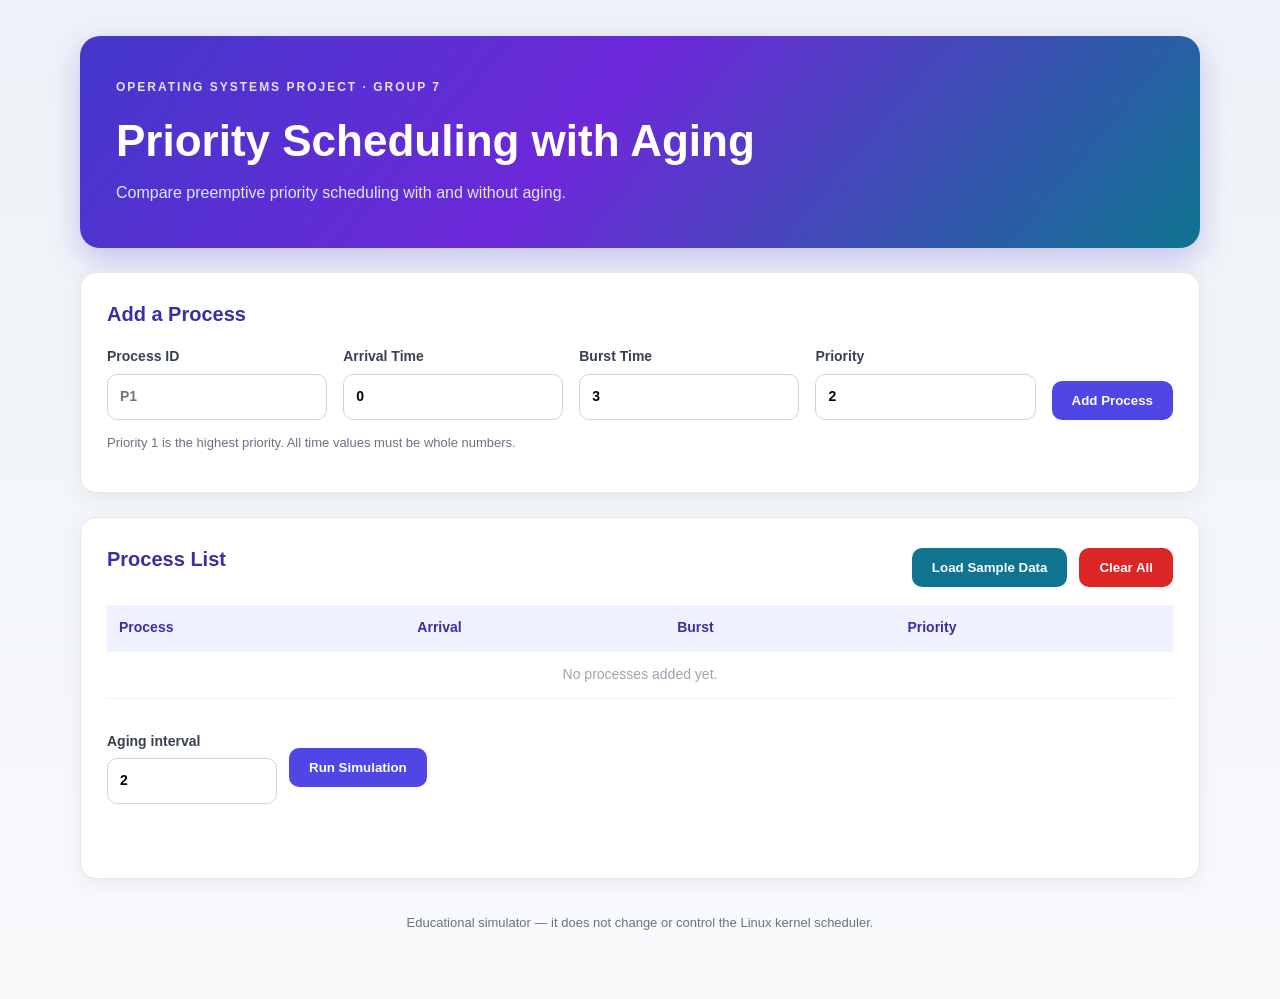
<file: index.html>
<!DOCTYPE html>
<html lang="en">
<head>
<meta charset="UTF-8">
<meta name="viewport" content="width=device-width, initial-scale=1.0">
<title>Priority Scheduling with Aging</title>
<link rel="stylesheet" href="index.css">
</head>
<body>
<main class="container">
  <header class="hero">
    <p class="eyebrow">OPERATING SYSTEMS PROJECT · GROUP 7</p>
    <h1>Priority Scheduling with Aging</h1>
    <p>Compare preemptive priority scheduling with and without aging.</p>
  </header>

  <section class="card">
    <h2>Add a Process</h2>
    <form id="processForm" class="form-grid">
      <label>Process ID
        <input id="pid" type="text" placeholder="P1" required>
      </label>
      <label>Arrival Time
        <input id="arrival" type="number" min="0" value="0" required>
      </label>
      <label>Burst Time
        <input id="burst" type="number" min="1" value="3" required>
      </label>
      <label>Priority
        <input id="priority" type="number" min="1" value="2" required>
      </label>
      <button type="submit">Add Process</button>
    </form>
    <p class="hint">Priority 1 is the highest priority. All time values must be whole numbers.</p>
  </section>

  <section class="card">
    <div class="section-heading">
      <h2>Process List</h2>
      <div class="actions">
        <button id="sampleBtn" class="secondary" type="button">Load Sample Data</button>
        <button id="clearBtn" class="danger" type="button">Clear All</button>
      </div>
    </div>
    <div class="table-wrap">
      <table>
        <thead>
          <tr><th>Process</th><th>Arrival</th><th>Burst</th><th>Priority</th></tr>
        </thead>
        <tbody id="processTable">
          <tr><td colspan="4" class="empty">No processes added yet.</td></tr>
        </tbody>
      </table>
    </div>
    <div class="run-row">
      <label class="aging-input">Aging interval
        <input id="agingInterval" type="number" min="1" value="2">
      </label>
      <button id="runBtn" type="button">Run Simulation</button>
    </div>
    <p id="message" class="message" aria-live="polite"></p>
  </section>

  <section id="results" class="results hidden">
    <div class="card">
      <h2>Without Aging</h2>
      <div id="withoutAging"></div>
    </div>
    <div class="card">
      <h2>With Aging</h2>
      <div id="withAging"></div>
    </div>
    <div class="card">
      <h2>Performance Comparison</h2>
      <div id="comparison"></div>
    </div>
  </section>

  <footer>Educational simulator — it does not change or control the Linux kernel scheduler.</footer>
</main>
<script src="index.js"></script>
<script src="main.js"></script>
</body>
</html>
</file>
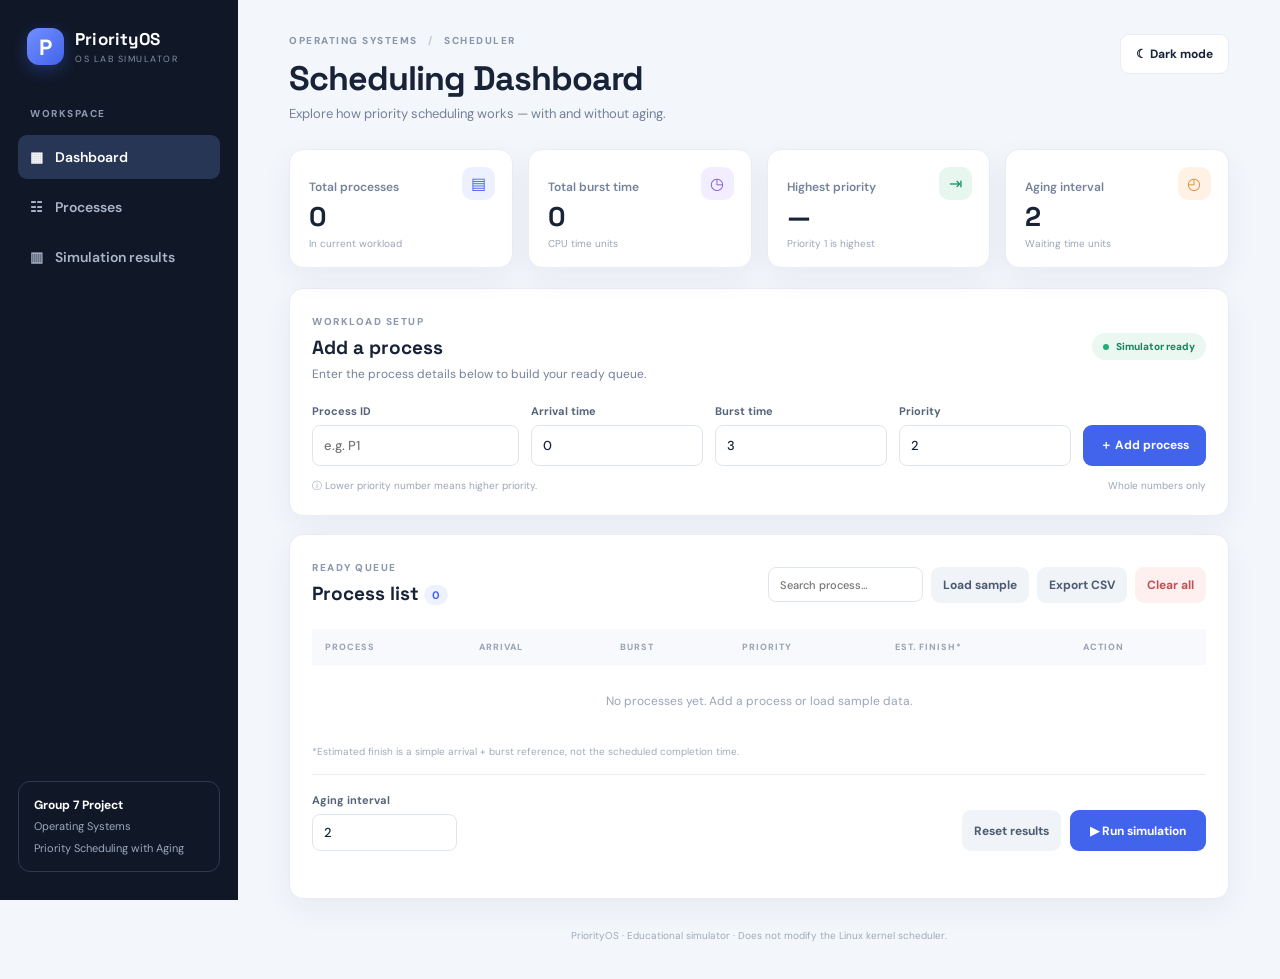
<file: std.html>
<!DOCTYPE html>
<html lang="en">
<head>
  <meta charset="UTF-8">
  <meta name="viewport" content="width=device-width, initial-scale=1.0">
  <meta name="theme-color" content="#101827">
  <title>PriorityOS | Scheduling Simulator</title>
  <link rel="stylesheet" href="std.css">
</head>
<body>
  <div class="app-shell">
    <aside class="sidebar">
      <div class="brand"><span class="brand-mark">P</span><div><b>PriorityOS</b><small>OS LAB SIMULATOR</small></div></div>
      <div class="side-label">WORKSPACE</div>
      <a class="nav-item active" href="#dashboard">▦ <span>Dashboard</span></a>
      <a class="nav-item" href="#process-section">☷ <span>Processes</span></a>
      <a class="nav-item" href="#results">▥ <span>Simulation results</span></a>
      <div class="sidebar-note"><b>Group 7 Project</b><span>Operating Systems</span><span>Priority Scheduling with Aging</span></div>
    </aside>
 
    <main class="main-content" id="dashboard">
      <header class="topbar">
        <div><div class="breadcrumb">OPERATING SYSTEMS <span>/</span> SCHEDULER</div><h1>Scheduling Dashboard</h1><p class="subheading">Explore how priority scheduling works — with and without aging.</p></div>
        <button id="themeBtn" class="icon-btn" type="button" aria-label="Toggle theme">☾ <span>Dark mode</span></button>
      </header>
 
      <section class="stats-grid">
        <article class="stat-card"><div class="stat-icon blue">▤</div><span>Total processes</span><strong id="totalCount">0</strong><small>In current workload</small></article>
        <article class="stat-card"><div class="stat-icon violet">◷</div><span>Total burst time</span><strong id="totalBurst">0</strong><small>CPU time units</small></article>
        <article class="stat-card"><div class="stat-icon green">⇥</div><span>Highest priority</span><strong id="highestPriority">—</strong><small>Priority 1 is highest</small></article>
        <article class="stat-card"><div class="stat-icon orange">◴</div><span>Aging interval</span><strong id="intervalStat">2</strong><small>Waiting time units</small></article>
      </section>
 
      <section class="panel" id="process-section">
        <div class="panel-heading"><div><span class="kicker">WORKLOAD SETUP</span><h2>Add a process</h2><p>Enter the process details below to build your ready queue.</p></div><span class="status-pill"><i></i> Simulator ready</span></div>
        <form id="processForm" class="process-form">
          <label>Process ID<input id="pid" type="text" placeholder="e.g. P1" maxlength="12" required></label>
          <label>Arrival time<input id="arrival" type="number" min="0" step="1" value="0" required></label>
          <label>Burst time<input id="burst" type="number" min="1" step="1" value="3" required></label>
          <label>Priority<input id="priority" type="number" min="1" step="1" value="2" required></label>
          <button class="primary-btn" type="submit">＋ Add process</button>
        </form>
        <div class="form-foot"><span>ⓘ Lower priority number means higher priority.</span><span>Whole numbers only</span></div>
      </section>
 
      <section class="panel">
        <div class="panel-heading compact"><div><span class="kicker">READY QUEUE</span><h2>Process list <span class="count-badge" id="listCount">0</span></h2></div>
          <div class="toolbar">
            <input id="searchInput" class="search" type="search" placeholder="Search process…">
            <button id="sampleBtn" class="soft-btn" type="button">Load sample</button>
            <button id="exportBtn" class="soft-btn" type="button">Export CSV</button>
            <button id="clearBtn" class="danger-btn" type="button">Clear all</button>
          </div>
        </div>
        <div class="table-wrap"><table><thead><tr><th>PROCESS</th><th>ARRIVAL</th><th>BURST</th><th>PRIORITY</th><th>EST. FINISH*</th><th>ACTION</th></tr></thead><tbody id="processTable"><tr><td colspan="6" class="empty">No processes yet. Add a process or load sample data.</td></tr></tbody></table></div>
        <p class="table-note">*Estimated finish is a simple arrival + burst reference, not the scheduled completion time.</p>
        <div class="simulation-controls">
          <label class="interval-control">Aging interval <input id="agingInterval" type="number" min="1" step="1" value="2"></label>
          <div class="control-actions"><button id="resetBtn" class="soft-btn" type="button">Reset results</button><button id="runBtn" class="primary-btn run-btn" type="button">▶ Run simulation</button></div>
        </div>
        <p id="message" class="message" role="status"></p>
      </section>
 
      <section id="results" class="results-section hidden">
        <div class="results-title"><div><span class="kicker">ANALYSIS</span><h2>Simulation results</h2><p>Compare CPU execution order and performance metrics.</p></div><span class="completed-pill">✓ Simulation completed</span></div>
        <div class="result-grid">
          <article class="panel result-panel"><div class="result-heading"><div><span class="kicker">BASELINE</span><h3>Without aging</h3></div><span class="legend-dot blue-dot"></span></div><div id="withoutAging"></div></article>
          <article class="panel result-panel"><div class="result-heading"><div><span class="kicker">STARVATION CONTROL</span><h3>With aging</h3></div><span class="legend-dot green-dot"></span></div><div id="withAging"></div></article>
        </div>
        <article class="panel comparison-panel"><span class="kicker">SIDE-BY-SIDE</span><h3>Performance comparison</h3><div id="comparison"></div></article>
        <article class="panel"><span class="kicker">LEARN THE CONCEPT</span><h3>How to read the results</h3><div class="explain-grid"><div><b>Waiting time</b><p>Total time a process spends waiting in the ready queue.</p></div><div><b>Turnaround time</b><p>Completion time minus arrival time.</p></div><div><b>Aging</b><p>A waiting process gradually receives a better priority to reduce starvation risk.</p></div></div></article>
      </section>
      <footer>PriorityOS · Educational simulator · Does not modify the Linux kernel scheduler.</footer>
    </main>
  </div>
  <script src="scheduler.js"></script>
  <script src="main.js"></script>
</body>
</html>
</file>
<file: index.css>
* { box-sizing: border-box; }

body {
  margin: 0;
  background: linear-gradient(180deg, #eef1f7 0%, #f8fafc 100%);
  color: #1f2937;
  font-family: 'Segoe UI', Roboto, Arial, sans-serif;
  line-height: 1.55;
}

.container { width: min(1120px, 93%); margin: 36px auto; }

.hero {
  padding: 42px 36px;
  margin-bottom: 24px;
  color: #fff;
  border-radius: 20px;
  background: linear-gradient(130deg, #4338ca, #6d28d9 45%, #0e7490);
  box-shadow: 0 12px 30px rgba(67, 56, 202, .25);
}
.eyebrow { font-size: 12px; letter-spacing: 2px; font-weight: 700; opacity: .85; margin: 0; }
.hero h1 { margin: 10px 0 6px; font-size: clamp(28px, 5vw, 44px); }
.hero p:last-child { margin: 0; color: #e0e7ff; }

.card {
  background: #fff;
  padding: 26px;
  margin-bottom: 24px;
  border-radius: 16px;
  border: 1px solid #e5e7eb;
  box-shadow: 0 6px 22px rgba(15, 23, 42, .06);
}

h2 { margin-top: 0; color: #3730a3; font-size: 20px; }

.form-grid {
  display: grid;
  grid-template-columns: repeat(4, 1fr) auto;
  gap: 16px;
  align-items: end;
}

label { display: flex; flex-direction: column; gap: 6px; font-size: 14px; font-weight: 600; color: #374151; }

input {
  width: 100%;
  padding: 11px 12px;
  border: 1px solid #d1d5db;
  border-radius: 10px;
  font: inherit;
  transition: border .15s, box-shadow .15s;
}
input:focus { outline: none; border-color: #6366f1; box-shadow: 0 0 0 3px rgba(99, 102, 241, .18); }

button {
  border: 0;
  border-radius: 10px;
  padding: 12px 20px;
  background: #4f46e5;
  color: #fff;
  font-weight: 600;
  cursor: pointer;
  transition: transform .1s, filter .15s;
}
button:hover { filter: brightness(1.07); }
button:active { transform: translateY(1px); }
.secondary { background: #0e7490; }
.danger { background: #dc2626; }

.hint, footer { color: #6b7280; font-size: 13px; }
footer { text-align: center; padding: 10px 0 30px; }

.section-heading, .actions, .run-row {
  display: flex; align-items: center; justify-content: space-between; gap: 12px;
}
.actions { justify-content: flex-end; }

.table-wrap { overflow-x: auto; }
table { width: 100%; border-collapse: collapse; margin: 14px 0; }
th, td { padding: 12px; text-align: left; border-bottom: 1px solid #eef0f4; font-size: 14px; }
th { background: #eef2ff; color: #3730a3; font-weight: 700; }
tbody tr:hover { background: #fafbff; }
.empty { text-align: center; color: #9ca3af; }

.run-row { justify-content: flex-start; margin-top: 18px; }
.aging-input { width: 170px; }
.message { color: #dc2626; font-size: 14px; min-height: 20px; }

.results { display: grid; grid-template-columns: 1fr 1fr; gap: 4px 20px; }
.results .card:last-child { grid-column: 1 / -1; }
.hidden { display: none; }

.gantt { display: flex; overflow-x: auto; padding: 10px 0 6px; }
.gantt-item {
  min-width: 58px; padding: 12px 6px; text-align: center; color: #fff;
  background: #4f46e5; border-right: 2px solid #fff; font-weight: 700; font-size: 14px;
}
.gantt-item.idle { background: #9ca3af; }
.time-labels { display: flex; color: #64748b; font-size: 12px; }
.time-labels span { min-width: 58px; text-align: left; }

.metrics { display: flex; flex-wrap: wrap; gap: 14px; margin: 16px 0 0; }
.metric {
  background: linear-gradient(120deg, #eef2ff, #e0f2fe);
  padding: 12px 16px; border-radius: 10px; font-size: 14px;
}
.metric strong { color: #3730a3; }

@media (max-width: 800px) {
  .form-grid { grid-template-columns: repeat(2, 1fr); }
  .results { grid-template-columns: 1fr; }
  .results .card:last-child { grid-column: auto; }
}
@media (max-width: 520px) {
  .form-grid { grid-template-columns: 1fr; }
  .section-heading, .run-row { align-items: stretch; flex-direction: column; }
  .actions { justify-content: flex-start; flex-wrap: wrap; }
}
</file>
<file: std.css>
@import url('https://fonts.googleapis.com/css2?family=DM+Sans:wght@400;500;600;700;800&family=Space+Grotesk:wght@500;600;700&display=swap');

:root {
    --bg: #f3f6fb;
    --panel: #fff;
    --text: #182338;
    --muted: #748198;
    --line: #e8edf4;
    --nav: #101827;
    --primary: #4263eb;
    --primary2: #3151d5;
    --soft: #eef2ff;
    --green: #15966a;
    --shadow: 0 10px 30px rgba(29, 45, 75, .055)
}

* {
    box-sizing: border-box
}

html {
    scroll-behavior: smooth
}

body {
    margin: 0;
    background: var(--bg);
    color: var(--text);
    font-family: 'DM Sans', Arial, sans-serif;
    font-size: 14px
}

.app-shell {
    min-height: 100vh
}

.sidebar {
    width: 238px;
    background: var(--nav);
    color: #fff;
    position: fixed;
    inset: 0 auto 0 0;
    padding: 28px 18px;
    display: flex;
    flex-direction: column;
    z-index: 3
}

.brand {
    display: flex;
    align-items: center;
    gap: 11px;
    padding: 0 9px 42px
}

.brand-mark {
    width: 37px;
    height: 37px;
    border-radius: 12px;
    background: linear-gradient(135deg, #7290ff, #4263eb);
    display: grid;
    place-items: center;
    font: 700 22px 'Space Grotesk';
    box-shadow: 0 5px 16px #4263eb55
}

.brand b {
    display: block;
    font: 700 17px 'Space Grotesk';
    letter-spacing: .2px
}

.brand small {
    display: block;
    color: #8290a7;
    font-size: 9px;
    letter-spacing: 1.5px;
    margin-top: 3px
}

.side-label,
.kicker {
    font-size: 10px;
    font-weight: 800;
    letter-spacing: 1.5px;
    color: #8b98ad
}

.side-label {
    padding: 0 12px 12px
}

.nav-item {
    color: #aab5c8;
    text-decoration: none;
    padding: 13px 12px;
    border-radius: 9px;
    display: flex;
    gap: 12px;
    align-items: center;
    margin: 3px 0;
    font-weight: 600
}

.nav-item.active {
    background: #263654;
    color: #fff
}

.sidebar-note {
    margin-top: auto;
    border: 1px solid #2d3b52;
    border-radius: 12px;
    padding: 15px;
    display: grid;
    gap: 6px
}

.sidebar-note b {
    font-size: 12px
}

.sidebar-note span {
    font-size: 11px;
    color: #9ba8bc;
    line-height: 1.4
}

.main-content {
    margin-left: 238px;
    padding: 34px clamp(22px, 4vw, 58px) 25px;
    max-width: 1700px
}

.topbar {
    display: flex;
    justify-content: space-between;
    align-items: flex-start;
    margin-bottom: 27px
}

.breadcrumb {
    font-size: 10px;
    font-weight: 800;
    letter-spacing: 1.5px;
    color: #8a96aa
}

.breadcrumb span {
    padding: 0 7px;
    color: #c0c8d5
}

.topbar h1 {
    font: 700 clamp(25px, 3vw, 34px) 'Space Grotesk';
    margin: 10px 0 5px;
    letter-spacing: -1px
}

.subheading,
.panel-heading p,
.results-title p {
    margin: 0;
    color: var(--muted);
    font-size: 13px
}

.icon-btn,
.soft-btn,
.danger-btn,
.primary-btn {
    border: 0;
    border-radius: 9px;
    padding: 11px 15px;
    font: 700 12px 'DM Sans';
    cursor: pointer;
    transition: .18s
}

.icon-btn {
    background: var(--panel);
    color: var(--text);
    border: 1px solid var(--line)
}

button:hover {
    transform: translateY(-1px);
    filter: brightness(.98)
}

.stats-grid {
    display: grid;
    grid-template-columns: repeat(4, 1fr);
    gap: 15px;
    margin-bottom: 20px
}

.stat-card,
.panel {
    background: var(--panel);
    border: 1px solid var(--line);
    border-radius: 14px;
    box-shadow: var(--shadow)
}

.stat-card {
    padding: 17px 19px;
    position: relative
}

.stat-card>span {
    display: block;
    color: var(--muted);
    font-size: 12px;
    font-weight: 600;
    margin: 12px 0 4px
}

.stat-card strong {
    font: 700 27px 'Space Grotesk'
}

.stat-card small {
    display: block;
    color: #9aa5b6;
    font-size: 10px;
    margin-top: 3px
}

.stat-icon {
    position: absolute;
    right: 17px;
    top: 17px;
    width: 33px;
    height: 33px;
    border-radius: 10px;
    display: grid;
    place-items: center;
    font-size: 16px
}

.blue {
    background: #edf1ff;
    color: #4263eb
}

.violet {
    background: #f2edff;
    color: #8056d9
}

.green {
    background: #e7f7f0;
    color: #15966a
}

.orange {
    background: #fff2e5;
    color: #dc8b31
}

.panel {
    padding: 22px;
    margin-bottom: 18px
}

.panel-heading,
.results-title,
.result-heading {
    display: flex;
    align-items: center;
    justify-content: space-between;
    gap: 15px
}

.panel-heading h2,
.results-title h2 {
    font: 700 19px 'Space Grotesk';
    margin: 6px 0
}

.panel-heading p {
    font-size: 12px
}

.status-pill,
.completed-pill {
    white-space: nowrap;
    background: #eaf8f1;
    color: #16865f;
    border-radius: 30px;
    padding: 7px 11px;
    font-size: 10px;
    font-weight: 800
}

.status-pill i {
    display: inline-block;
    width: 6px;
    height: 6px;
    border-radius: 50%;
    background: #20ad78;
    margin-right: 5px
}

.process-form {
    display: grid;
    grid-template-columns: 1.2fr 1fr 1fr 1fr auto;
    gap: 12px;
    align-items: end;
    margin-top: 22px
}

.process-form label,
.interval-control {
    display: grid;
    gap: 7px;
    color: #56647a;
    font-size: 11px;
    font-weight: 700
}

.process-form input,
.interval-control input,
.search {
    width: 100%;
    height: 41px;
    border: 1px solid #dfe5ef;
    border-radius: 8px;
    background: var(--panel);
    color: var(--text);
    padding: 0 11px;
    font: 500 13px 'DM Sans';
    outline: none
}

.process-form input:focus,
.search:focus,
.interval-control input:focus {
    border-color: #8195ff;
    box-shadow: 0 0 0 3px #4263eb17
}

.primary-btn {
    background: var(--primary);
    color: #fff;
    height: 41px;
    padding: 0 17px
}

.primary-btn:hover {
    background: var(--primary2)
}

.form-foot {
    display: flex;
    justify-content: space-between;
    color: #9aa5b6;
    font-size: 10px;
    margin-top: 13px
}

.compact {
    margin-bottom: 17px
}

.count-badge {
    display: inline-grid;
    place-items: center;
    background: #eef2ff;
    color: #4263eb;
    border-radius: 20px;
    font: 700 11px 'DM Sans';
    padding: 3px 8px;
    vertical-align: middle
}

.toolbar {
    display: flex;
    gap: 8px;
    align-items: center
}

.search {
    width: 155px;
    height: 35px;
    font-size: 11px
}

.soft-btn {
    background: #f0f3f8;
    color: #4c5b72;
    padding: 10px 12px
}

.danger-btn {
    background: #fff0f0;
    color: #c44e55;
    padding: 10px 12px
}

.table-wrap {
    overflow-x: auto
}

table {
    width: 100%;
    border-collapse: collapse;
    white-space: nowrap
}

th {
    text-align: left;
    color: #98a3b4;
    font-size: 9px;
    letter-spacing: 1px;
    font-weight: 800;
    padding: 12px 13px;
    background: #f8f9fc
}

td {
    padding: 13px;
    border-bottom: 1px solid var(--line);
    font-size: 12px;
    color: #526078
}

tbody tr:last-child td {
    border-bottom: 0
}

.pid-chip {
    display: inline-block;
    background: #eef2ff;
    color: #4263eb;
    padding: 5px 8px;
    border-radius: 6px;
    font-weight: 800;
    font-size: 10px
}

.priority-chip {
    display: inline-block;
    background: #fff3e7;
    color: #bd7627;
    padding: 5px 8px;
    border-radius: 6px;
    font-weight: 800;
    font-size: 10px
}

.empty {
    text-align: center;
    color: #9aa5b6;
    padding: 28px
}

.table-note {
    color: #a1aaba;
    font-size: 10px;
    margin: 8px 0 0
}

.delete-btn {
    border: 0;
    background: #fff0f0;
    color: #c44e55;
    border-radius: 6px;
    padding: 6px 9px;
    cursor: pointer;
    font-size: 10px;
    font-weight: 700
}

.simulation-controls {
    display: flex;
    justify-content: space-between;
    align-items: end;
    border-top: 1px solid var(--line);
    padding-top: 18px;
    margin-top: 16px
}

.interval-control {
    width: 145px
}

.interval-control input {
    height: 37px
}

.control-actions {
    display: flex;
    gap: 9px
}

.run-btn {
    padding: 0 20px
}

.message {
    min-height: 15px;
    margin: 10px 0 0;
    color: #c44e55;
    font-size: 11px
}

.results-section {
    padding-top: 14px
}

.results-title {
    margin-bottom: 17px
}

.results-title h2 {
    font-size: 23px
}

.completed-pill {
    background: #eaf8f1
}

.result-grid {
    display: grid;
    grid-template-columns: 1fr 1fr;
    gap: 17px
}

.result-panel {
    min-width: 0
}

.result-heading {
    margin-bottom: 12px
}

.result-heading h3,
.comparison-panel h3,
.panel h3 {
    font: 700 16px 'Space Grotesk';
    margin: 5px 0 14px
}

.legend-dot {
    width: 9px;
    height: 9px;
    border-radius: 50%
}

.blue-dot {
    background: #4263eb
}

.green-dot {
    background: #15966a
}

.gantt {
    display: flex;
    gap: 3px;
    overflow-x: auto;
    padding: 5px 0 9px;
    min-height: 45px
}

.gantt-item {
    flex: var(--grow) 0 36px;
    min-width: 36px;
    border-radius: 5px;
    background: #5272ed;
    color: white;
    text-align: center;
    padding: 10px 3px;
    font-size: 10px;
    font-weight: 800;
    position: relative
}

.gantt-item.idle {
    background: #aeb8c8
}

.gantt-item.aged {
    background: #15966a
}

.time-labels {
    display: flex;
    gap: 3px;
    overflow-x: auto;
    color: #96a1b1;
    font-size: 9px;
    margin-bottom: 14px
}

.time-labels span {
    min-width: 36px;
    flex: 1;
    text-align: left
}

.metrics {
    display: grid;
    grid-template-columns: 1fr 1fr;
    gap: 8px;
    margin: 12px 0
}

.metric {
    background: #f5f7fb;
    border-radius: 8px;
    padding: 10px
}

.metric span {
    display: block;
    color: #8a96a8;
    font-size: 9px;
    margin-bottom: 4px
}

.metric b {
    font: 700 17px 'Space Grotesk'
}

.mini-table th {
    background: #f8f9fc
}

.mini-table th,
.mini-table td {
    padding: 9px 8px;
    font-size: 10px
}

.comparison-panel {
    margin-top: 17px
}

.comparison-table td,
.comparison-table th {
    padding: 12px
}

.better {
    color: #15966a;
    font-weight: 800
}

.explain-grid {
    display: grid;
    grid-template-columns: repeat(3, 1fr);
    gap: 18px
}

.explain-grid>div {
    background: #f7f8fc;
    padding: 14px;
    border-radius: 9px
}

.explain-grid b {
    font-size: 12px
}

.explain-grid p {
    font-size: 11px;
    color: #8490a2;
    line-height: 1.6;
    margin: 6px 0 0
}

footer {
    text-align: center;
    color: #a1aaba;
    font-size: 10px;
    padding: 12px
}

.hidden {
    display: none !important
}

body.dark {
    --bg: #0c1320;
    --panel: #151f30;
    --text: #edf2fb;
    --muted: #9ba9bd;
    --line: #273448;
    --shadow: 0 10px 30px #0002
}

body.dark .stat-card,
body.dark .panel {
    border-color: var(--line)
}

body.dark th,
body.dark .metric,
body.dark .explain-grid>div,
body.dark .soft-btn {
    background: #202c40;
    color: #c4cede
}

body.dark td {
    color: #b8c4d5
}

body.dark .process-form input,
body.dark .interval-control input,
body.dark .search {
    border-color: #34445d
}

body.dark .pid-chip {
    background: #26365e
}

body.dark .priority-chip {
    background: #493923;
    color: #ffd08b
}

body.dark .danger-btn {
    background: #482b35;
    color: #ff9da5
}

@media(max-width:1100px) {
    .process-form {
        grid-template-columns: repeat(2, 1fr)
    }

    .process-form .primary-btn {
        grid-column: span 2
    }

    .toolbar {
        flex-wrap: wrap;
        justify-content: flex-end
    }

    .stats-grid {
        grid-template-columns: repeat(2, 1fr)
    }
}

@media(max-width:760px) {
    .sidebar {
        width: 65px;
        padding: 20px 9px
    }

    .brand {
        padding: 0 4px 35px
    }

    .brand>div,
    .side-label,
    .nav-item span,
    .sidebar-note {
        display: none
    }

    .brand-mark {
        width: 42px;
        height: 42px
    }

    .nav-item {
        justify-content: center;
        padding: 13px 0
    }

    .main-content {
        margin-left: 65px;
        padding: 24px 15px
    }

    .topbar {
        gap: 10px
    }

    .icon-btn span {
        display: none
    }

    .result-grid {
        grid-template-columns: 1fr
    }

    .panel-heading {
        align-items: flex-start;
        flex-direction: column
    }

    .toolbar {
        justify-content: flex-start
    }

    .explain-grid {
        grid-template-columns: 1fr
    }

    .simulation-controls {
        align-items: stretch;
        flex-direction: column;
        gap: 14px
    }

    .interval-control {
        width: 100%
    }

    .control-actions {
        justify-content: flex-end
    }
}

@media(max-width:480px) {
    .stats-grid {
        gap: 9px
    }

    .stat-card {
        padding: 13px
    }

    .stat-card strong {
        font-size: 22px
    }

    .stat-icon {
        width: 27px;
        height: 27px;
        right: 11px;
        top: 11px
    }

    .process-form {
        grid-template-columns: 1fr
    }

    .process-form .primary-btn {
        grid-column: auto
    }

    .form-foot {
        gap: 8px;
        flex-direction: column
    }

    .toolbar>* {
        flex: 1
    }

    .search {
        width: 100%;
        min-width: 100%
    }

    .control-actions {
        flex-direction: column
    }

    .run-btn {
        width: 100%
    }

    .topbar h1 {
        font-size: 24px
    }
}
</file>
